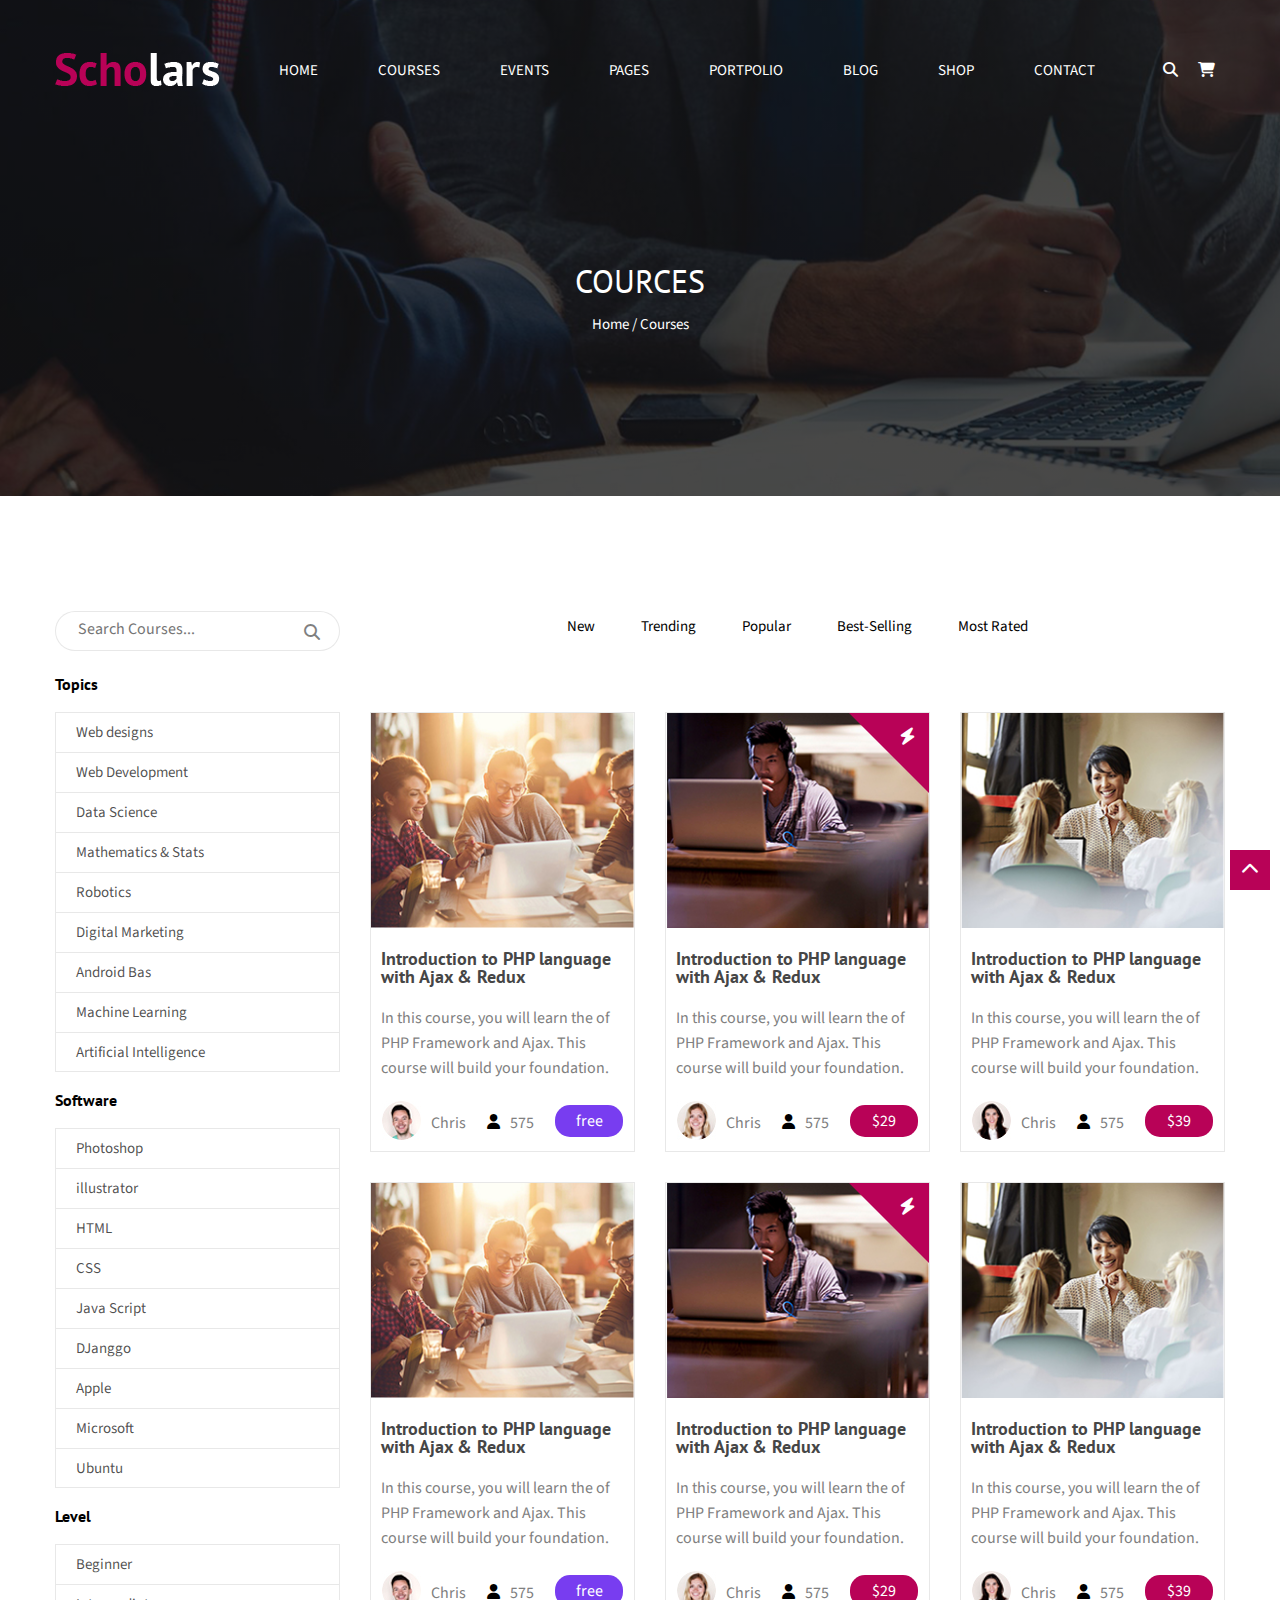
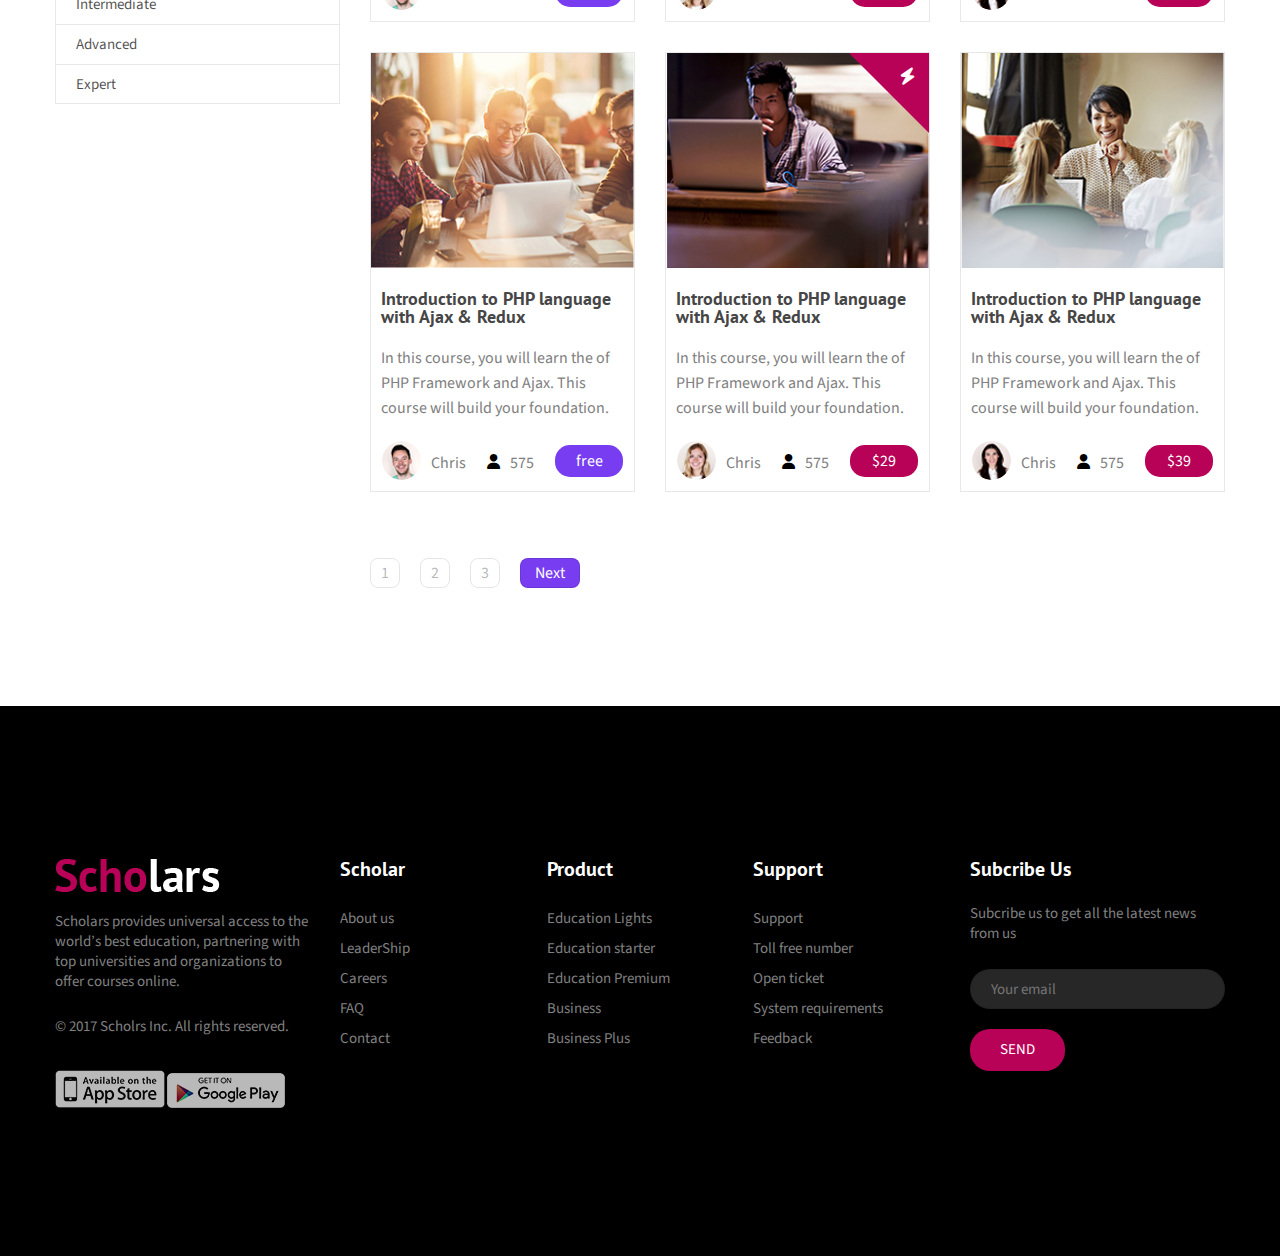
<file: index.html>
<!DOCTYPE html>
<html lang="en">

<head>
    <meta charset="UTF-8">
    <meta name="viewport" content="width=device-width, initial-scale=1.0">
    <title>Scholars - Education, University &amp; LMS HTML Template</title>

    <!-- Styles -->
    <link rel="stylesheet" href="./assets/css/reset.css">
    <link rel="stylesheet" href="./assets/css/styles.css">

    <!-- Icons -->
    <link rel="stylesheet" href="https://cdnjs.cloudflare.com/ajax/libs/font-awesome/6.7.2/css/all.min.css"
        integrity="sha512-Evv84Mr4kqVGRNSgIGL/F/aIDqQb7xQ2vcrdIwxfjThSH8CSR7PBEakCr51Ck+w+/U6swU2Im1vVX0SVk9ABhg=="
        crossorigin="anonymous" referrerpolicy="no-referrer" />

    <!-- Favicon -->
    <link rel="icon" type="image/png" href="./assets/favicon/favicon-96x96.png" sizes="96x96" />
    <link rel="icon" type="image/svg+xml" href="./assets/favicon/favicon.svg" />
    <link rel="shortcut icon" href="./assets/favicon/favicon.ico" />
    <link rel="apple-touch-icon" sizes="180x180" href="./assets/favicon/apple-touch-icon.png" />
    <link rel="manifest" href="./assets/favicon/site.webmanifest" />
</head>

<body>
    <div class="wrapper">
        <!-- Header Section -->
        <header class="head">
            <div id="top" class="top-page">
                <div class="scrollbar" id="scrollbar">
                     <a href="#top"><i class="fa-solid fa-chevron-up"></i></a>
                </div>
                <div class="container">
                    <div class="inner">
                        <!-- Navigation -->
                        <div class="header">
                            <div class="logo">
                                <a href="https://themazine.com/html/scholars-lms/index.html">
                                    <img src="./assets/image/logo.png" alt="" class="logo">
                                </a>
                            </div>
                            <div class="listnav">
                                <ul class="listnavchild">
                                    <li class="subhome">
                                        <a href="https://themazine.com/html/scholars-lms/index.html">HOME</a>
                                        <ul class="subnavchild">
                                            <li><a href="">Home Version One</a></li>
                                            <li><a href="">Home Version Two</a></li>
                                            <li><a href="">Home Video Background</a></li>
                                        </ul>
                                    </li>
                                    <li class="subhome">
                                        <a href="https://themazine.com/html/scholars-lms/index.html">COURSES</a>
                                        <ul class="subnavchild">
                                            <li><a href="">Course 2 Column</a></li>
                                            <li><a href="">Course 3 Column</a></li>
                                            <li><a href="">Course Details</a></li>
                                        </ul>
                                    </li>
                                    <li class="subhome">
                                        <a href="https://themazine.com/html/scholars-lms/index.html">EVENTS</a>
                                        <ul class="subnavchild">
                                            <li><a href="">Event List</a></li>
                                            <li><a href="">Event Grid</a></li>
                                            <li><a href="">Event Single</a></li>
                                        </ul>
                                    </li>
                                    <li class="subhome">
                                        <a href="https://themazine.com/html/scholars-lms/index.html">PAGES</a>
                                        <ul class="subnavchild">
                                            <li><a href="">Our teachers</a></li>
                                            <li><a href="">teachers profile</a></li>
                                            <li><a href="">About Us</a></li>
                                            <li><a href="">Error page</a></li>
                                            <li><a href="">FAQ Page</a></li>
                                            <li><a href="">Login</a></li>
                                            <li><a href="">sign up</a></li>
                                        </ul>
                                    </li>
                                    <li class="subhome">
                                        <a href="https://themazine.com/html/scholars-lms/index.html">PORTPOLIO

                                        </a>
                                        <ul class="subnavchild">
                                            <li><a href="">portfolio 2 column</a></li>
                                            <li><a href="">portfolio 3 column</a></li>
                                            <li><a href="">portfolio 4 column</a></li>
                                        </ul>
                                    </li>
                                    <li class="subhome">
                                        <a href="https://themazine.com/html/scholars-lms/index.html">BLOG</a>
                                        <ul class="subnavchild">
                                            <li><a href="">Blog</a></li>
                                            <li><a href="">Blog Details</a></li>
                                        </ul>
                                    </li>
                                    <li class="subhome"><a
                                            href="https://themazine.com/html/scholars-lms/index.html">SHOP</a>
                                        <ul class="subnavchild">
                                            <li><a href="">Shop page</a></li>
                                            <li><a href="">Shop Details</a></li>
                                        </ul>
                                    </li>
                                    <li><a href="https://themazine.com/html/scholars-lms/index.html">CONTACT</a></li>
                                </ul>
                            </div>

                            <div class="user-actions">
                                <div class="action1">
                                    <input type="checkbox" name="more" id="more" hidden />
                                    <label for="more" class="action-btn">
                                        <i class="fa-solid fa-magnifying-glass"></i>
                                    </label>
                                    <div class="search-wrapper">
                                        <input type="text" placeholder="Search ...">
                                        <i class="fa-solid fa-magnifying-glass"></i>
                                    </div>
                                </div>


                                <div class="action2">
                                    <button class="action-btn-cart">
                                        <i class="fa-solid fa-cart-shopping"></i>
                                    </button>
                                </div>
                            </div>

                        </div>


                        <!-- End Navigation -->
                    </div>

                    <!-- Page Title -->
                    <div class="page-title">
                        <div class="breadcrumdpage">
                            <h3>COURCES</h3>
                            <p><a href="https://themazine.com/html/scholars-lms/index.html">Home</a> / Courses</p>
                        </div>
                    </div>
                    <!-- End Page Title -->
                </div>
            </div>
        </header>
        <!-- End Header Section -->

        <!-- Main Content Section -->
        <main class="main">
            <div class="main-page">
                <div class="nav-search">
                    <div class="search">
                        <form action="" class="search-form">
                            <input type="text" placeholder="Search Courses..." class="search-input">
                            <i class="icons  fas fa-search"></i>
                        </form>
                    </div>
                    <div class="navlist">
                        <h3>Topics</h3>
                        <ul class="list">
                            <li class="listitems"><a
                                    href="https://themazine.com/html/scholars-lms/course-3-column.html?">Web designs</a>
                            </li>
                            <li class="listitems"><a
                                    href="https://themazine.com/html/scholars-lms/course-3-column.html?">Web
                                    Development</a></li>
                            <li class="listitems"><a
                                    href="https://themazine.com/html/scholars-lms/course-3-column.html?">Data
                                    Science</a></li>
                            <li class="listitems"><a
                                    href="https://themazine.com/html/scholars-lms/course-3-column.html?">Mathematics &
                                    Stats</a></li>
                            <li class="listitems"><a
                                    href="https://themazine.com/html/scholars-lms/course-3-column.html?">Robotics</a>
                            </li>
                            <li class="listitems"><a
                                    href="https://themazine.com/html/scholars-lms/course-3-column.html?">Digital
                                    Marketing</a></li>
                            <li class="listitems"><a
                                    href="https://themazine.com/html/scholars-lms/course-3-column.html?">Android Bas</a>
                            </li>
                            <li class="listitems"><a
                                    href="https://themazine.com/html/scholars-lms/course-3-column.html?">Machine
                                    Learning</a></li>
                            <li class="listitems"><a
                                    href="https://themazine.com/html/scholars-lms/course-3-column.html?">Artificial
                                    Intelligence</a></li>
                        </ul>
                    </div>
                    <div class="navlist">
                        <h3>Software</h3>
                        <ul class="list">
                            <li class="listitems"><a
                                    href="https://themazine.com/html/scholars-lms/course-3-column.html?">Photoshop</a>
                            </li>
                            <li class="listitems"><a
                                    href="https://themazine.com/html/scholars-lms/course-3-column.html?">illustrator</a>
                            </li>
                            <li class="listitems"><a
                                    href="https://themazine.com/html/scholars-lms/course-3-column.html?">HTML</a></li>
                            <li class="listitems"><a
                                    href="https://themazine.com/html/scholars-lms/course-3-column.html?">CSS</a></li>
                            <li class="listitems"><a
                                    href="https://themazine.com/html/scholars-lms/course-3-column.html?">Java Script</a>
                            </li>
                            <li class="listitems"><a
                                    href="https://themazine.com/html/scholars-lms/course-3-column.html?">DJanggo</a>
                            </li>
                            <li class="listitems"><a
                                    href="https://themazine.com/html/scholars-lms/course-3-column.html?">Apple</a></li>
                            <li class="listitems"><a
                                    href="https://themazine.com/html/scholars-lms/course-3-column.html?">Microsoft</a>
                            </li>
                            <li class="listitems"><a
                                    href="https://themazine.com/html/scholars-lms/course-3-column.html?">Ubuntu</a></li>
                        </ul>
                    </div>
                    <div class="navlist">
                        <h3>Level</h3>
                        <ul class="list">
                            <li class="listitems"><a
                                    href="https://themazine.com/html/scholars-lms/course-3-column.html?">Beginner</a>
                            </li>
                            <li class="listitems"><a
                                    href="https://themazine.com/html/scholars-lms/course-3-column.html?">Intermediate</a>
                            </li>
                            <li class="listitems"><a
                                    href="https://themazine.com/html/scholars-lms/course-3-column.html?">Advanced</a>
                            </li>
                            <li class="listitems"><a
                                    href="https://themazine.com/html/scholars-lms/course-3-column.html?">Expert</a></li>
                        </ul>
                    </div>
                </div>
                <div class="course-card">
                    <div class="menulist">
                        <ul class="listoption">
                            <li class="listoptionitems"><a
                                    href="https://themazine.com/html/scholars-lms/course-3-column.html?">New</a></li>
                            <li class="listoptionitems"><a
                                    href="https://themazine.com/html/scholars-lms/course-3-column.html?">Trending</a>
                            </li>
                            <li class="listoptionitems"><a
                                    href="https://themazine.com/html/scholars-lms/course-3-column.html?">Popular</a>
                            </li>
                            <li class="listoptionitems"><a
                                    href="https://themazine.com/html/scholars-lms/course-3-column.html?">Best-Selling</a>
                            </li>
                            <li class="listoptionitems"><a
                                    href="https://themazine.com/html/scholars-lms/course-3-column.html?">Most Rated</a>
                            </li>
                        </ul>
                    </div>
                    <div class="card-wrapper">
                        <!-- First Row of Cards -->
                        <div class="card">
                            <div class="carditems">
                                <div class="image">
                                    <img src="./assets/image/7.jpg" alt="image">
                                </div>
                                <div class="avartar">
                                    <h2>Introduction to PHP language with Ajax & Redux</h2>
                                    <p>
                                        In this course, you will learn the of PHP Framework and Ajax. This course will
                                        build your foundation.
                                    </p>
                                    <div class="detail">
                                        <div class="detailavarta">
                                            <img src="./assets/image/avartar1.jpg" alt="imageavarta">
                                            <p>Chris</p>
                                        </div>
                                        <div class="view">
                                            <i class="fa fa-user" aria-hidden="true"></i>
                                            <p>575</p>
                                        </div>
                                        <div class="price">
                                            <button>free</button>
                                        </div>
                                    </div>
                                </div>
                            </div>
                            <div class="carditems">
                                <div class="image">
                                    <img src="./assets/image/image2.jpg" alt="image">
                                    <div class = "triangle">
                                        <i class="fa-solid fa-bolt"></i>
                                    </div>
                                </div>
                                <div class="avartar">
                                    <h2>Introduction to PHP language with Ajax & Redux</h2>
                                    <p>
                                        In this course, you will learn the of PHP Framework and Ajax. This course will
                                        build your foundation.
                                    </p>
                                    <div class="detail">
                                        <div class="detailavarta">
                                            <img src="./assets/image/avartar2.jpg" alt="imageavarta">
                                            <p>Chris</p>
                                        </div>
                                        <div class="view">
                                            <i class="fa fa-user" aria-hidden="true"></i>
                                            <p>575</p>
                                        </div>
                                        <div class="icons-price">
                                            <button>$29</button>
                                        </div>
                                    </div>
                                </div>
                            </div>
                            <div class="carditems">
                                <div class="image">
                                    <img src="./assets/image/image3.jpg" alt="image">
                                    
                                </div>
                                <div class="avartar">
                                    <h2>Introduction to PHP language with Ajax & Redux</h2>
                                    <p>
                                        In this course, you will learn the of PHP Framework and Ajax. This course will
                                        build your foundation.
                                    </p>
                                    <div class="detail">
                                        <div class="detailavarta">
                                            <img src="./assets/image/avartar3.jpg" alt="imageavarta">
                                            <p>Chris</p>
                                        </div>
                                        <div class="view">
                                            <i class="fa fa-user" aria-hidden="true"></i>
                                            <p>575</p>
                                        </div>
                                        <div class="icons-price">
                                            <button>$39</button>
                                        </div>
                                    </div>
                                </div>
                            </div>
                        </div>

                        <!-- Second Row of Cards -->
                        <div class="card">
                            <div class="carditems">
                                <div class="image">
                                    <img src="./assets/image/7.jpg" alt="image">
                                </div>
                                <div class="avartar">
                                    <h2>Introduction to PHP language with Ajax & Redux</h2>
                                    <p>
                                        In this course, you will learn the of PHP Framework and Ajax. This course will
                                        build your foundation.
                                    </p>
                                    <div class="detail">
                                        <div class="detailavarta">
                                            <img src="./assets/image/avartar1.jpg" alt="imageavarta">
                                            <p>Chris</p>
                                        </div>
                                        <div class="view">
                                            <i class="fa fa-user" aria-hidden="true"></i>
                                            <p>575</p>
                                        </div>
                                        <div class="price">
                                            <button>free</button>
                                        </div>
                                    </div>
                                </div>
                            </div>
                            <div class="carditems">
                                <div class="image">
                                    <img src="./assets/image/image2.jpg" alt="image">
                                    <div class = "triangle">
                                        <i class="fa-solid fa-bolt"></i>
                                    </div>
                                </div>
                                <div class="avartar">
                                    <h2>Introduction to PHP language with Ajax & Redux</h2>
                                    <p>
                                        In this course, you will learn the of PHP Framework and Ajax. This course will
                                        build your foundation.
                                    </p>
                                    <div class="detail">
                                        <div class="detailavarta">
                                            <img src="./assets/image/avartar2.jpg" alt="imageavarta">
                                            <p>Chris</p>
                                        </div>
                                        <div class="view">
                                            <i class="fa fa-user" aria-hidden="true"></i>
                                            <p>575</p>
                                        </div>
                                        <div class="icons-price">
                                            <button>$29</button>
                                        </div>
                                    </div>
                                </div>
                            </div>
                            <div class="carditems">
                                <div class="image">
                                    <img src="./assets/image/image3.jpg" alt="image">
                                </div>
                                <div class="avartar">
                                    <h2>Introduction to PHP language with Ajax & Redux</h2>
                                    <p>
                                        In this course, you will learn the of PHP Framework and Ajax. This course will
                                        build your foundation.
                                    </p>
                                    <div class="detail">
                                        <div class="detailavarta">
                                            <img src="./assets/image/avartar3.jpg" alt="imageavarta">
                                            <p>Chris</p>
                                        </div>
                                        <div class="view">
                                            <i class="fa fa-user" aria-hidden="true"></i>
                                            <p>575</p>
                                        </div>
                                        <div class="icons-price">
                                            <button>$39</button>
                                        </div>
                                    </div>
                                </div>
                            </div>
                        </div>

                        <!-- Third Row of Cards -->
                        <div class="card">
                            <div class="carditems">
                                <div class="image">
                                    <img src="./assets/image/7.jpg" alt="image">
                                </div>
                                <div class="avartar">
                                    <h2>Introduction to PHP language with Ajax & Redux</h2>
                                    <p>
                                        In this course, you will learn the of PHP Framework and Ajax. This course will
                                        build your foundation.
                                    </p>
                                    <div class="detail">
                                        <div class="detailavarta">
                                            <img src="./assets/image/avartar1.jpg" alt="imageavarta">
                                            <p>Chris</p>
                                        </div>
                                        <div class="view">
                                            <i class="fa fa-user" aria-hidden="true"></i>
                                            <p>575</p>
                                        </div>
                                        <div class="price">
                                            <button>free</button>
                                        </div>
                                    </div>
                                </div>
                            </div>
                            <div class="carditems">
                                <div class="image">
                                    <img src="./assets/image/image2.jpg" alt="image">
                                    <div class = "triangle">
                                        <i class="fa-solid fa-bolt"></i>
                                    </div>
                                </div>
                                <div class="avartar">
                                    <h2>Introduction to PHP language with Ajax & Redux</h2>
                                    <p>
                                        In this course, you will learn the of PHP Framework and Ajax. This course will
                                        build your foundation.
                                    </p>
                                    <div class="detail">
                                        <div class="detailavarta">
                                            <img src="./assets/image/avartar2.jpg" alt="imageavarta">
                                            <p>Chris</p>
                                        </div>
                                        <div class="view">
                                            <i class="fa fa-user" aria-hidden="true"></i>
                                            <p>575</p>
                                        </div>
                                        <div class="icons-price">
                                            <button>$29</button>
                                        </div>
                                    </div>
                                </div>
                            </div>
                            <div class="carditems">
                                <div class="image">
                                    <img src="./assets/image/image3.jpg" alt="image">
                                </div>
                                <div class="avartar">
                                    <h2>Introduction to PHP language with Ajax & Redux</h2>
                                    <p>
                                        In this course, you will learn the of PHP Framework and Ajax. This course will
                                        build your foundation.
                                    </p>
                                    <div class="detail">
                                        <div class="detailavarta">
                                            <img src="./assets/image/avartar3.jpg" alt="imageavarta">
                                            <p>Chris</p>
                                        </div>
                                        <div class="view">
                                            <i class="fa fa-user" aria-hidden="true"></i>
                                            <p>575</p>
                                        </div>
                                        <div class="icons-price">
                                            <button>$39</button>
                                        </div>
                                    </div>
                                </div>
                            </div>
                        </div>
                    </div>
                    <div class="page">
                        <ul class="listpage ">
                            <li class="pageactive">1</li>
                            <li class="pageactive">2</li>
                            <li class="pageactive">3</li>
                            <li class="pageactivelast">Next</li>
                        </ul>
                    </div>
                </div>
            </div>
        </main>
        <!-- End Main Content Section -->

        <!-- Footer Section -->
        <footer>
            <div class="footer">
                <div class="footer-wrapper">
                    <div class="sholar">
                        <a href="https://themazine.com/html/scholars-lms/index.html">
                            <img src="./assets/image/logo.png" alt="anhlogo" class="logo">
                        </a>
                        <p class="provides">Scholars provides universal access to the world’s best education, partnering
                            with top universities and organizations to offer courses online.</p>
                        <p class="provides">© 2017 Scholrs Inc. All rights reserved.</p>
                        <div class="providesimages">
                            <a href="https://www.apple.com/itunes/">
                                <img src="./assets/image/logo2.png" alt="logo2">
                            </a>
                            <a href="https://www.apple.com/itunes/">
                                <img src="./assets/image/logo3.png" alt="logo2">
                            </a>
                        </div>
                    </div>
                    <div class="listsholar">
                        <div class="box">
                            <h2>Scholar</h2>
                            <ul class="listbox">
                                <li><a href="https://themazine.com/html/scholars-lms/about-us.html">About us</a></li>
                                <li><a href="https://themazine.com/html/scholars-lms/about-us.html">LeaderShip</a></li>
                                <li><a href="https://themazine.com/html/scholars-lms/about-us.html">Careers</a></li>
                                <li><a href="https://themazine.com/html/scholars-lms/about-us.html">FAQ</a></li>
                                <li><a href="https://themazine.com/html/scholars-lms/about-us.html">Contact</a></li>
                            </ul>
                        </div>
                        <div class="box">
                            <h2>Product</h2>
                            <ul class="listbox">
                                <li><a href="https://themazine.com/html/scholars-lms/about-us.html">Education Lights</a>
                                </li>
                                <li><a href="https://themazine.com/html/scholars-lms/about-us.html">Education
                                        starter</a></li>
                                <li><a href="https://themazine.com/html/scholars-lms/about-us.html">Education
                                        Premium</a></li>
                                <li><a href="https://themazine.com/html/scholars-lms/about-us.html">Business</a></li>
                                <li><a href="https://themazine.com/html/scholars-lms/about-us.html">Business Plus</a>
                                </li>
                            </ul>
                        </div>
                        <div class="box">
                            <h2>Support</h2>
                            <ul class="listbox">
                                <li><a href="https://themazine.com/html/scholars-lms/about-us.html">Support</a></li>
                                <li><a href="https://themazine.com/html/scholars-lms/about-us.html">Toll free number</a>
                                </li>
                                <li><a href="https://themazine.com/html/scholars-lms/about-us.html">Open ticket</a></li>
                                <li><a href="https://themazine.com/html/scholars-lms/about-us.html">System
                                        requirements</a></li>
                                <li><a href="https://themazine.com/html/scholars-lms/about-us.html">Feedback</a></li>
                            </ul>
                        </div>
                    </div>
                    <div class="SubcribeUs">
                        <h2>Subcribe Us</h2>
                        <p>Subcribe us to get all the latest news from us</p>
                        <label for="">
                            <input type="email" name="email" class="email" id="email" placeholder="Your email">
                            <button><span>SEND</span></button>
                        </label>
                    </div>
                </div>
            </div>
        </footer>

        <!-- End Footer Section -->
    </div>
</body>

</html>
</file>
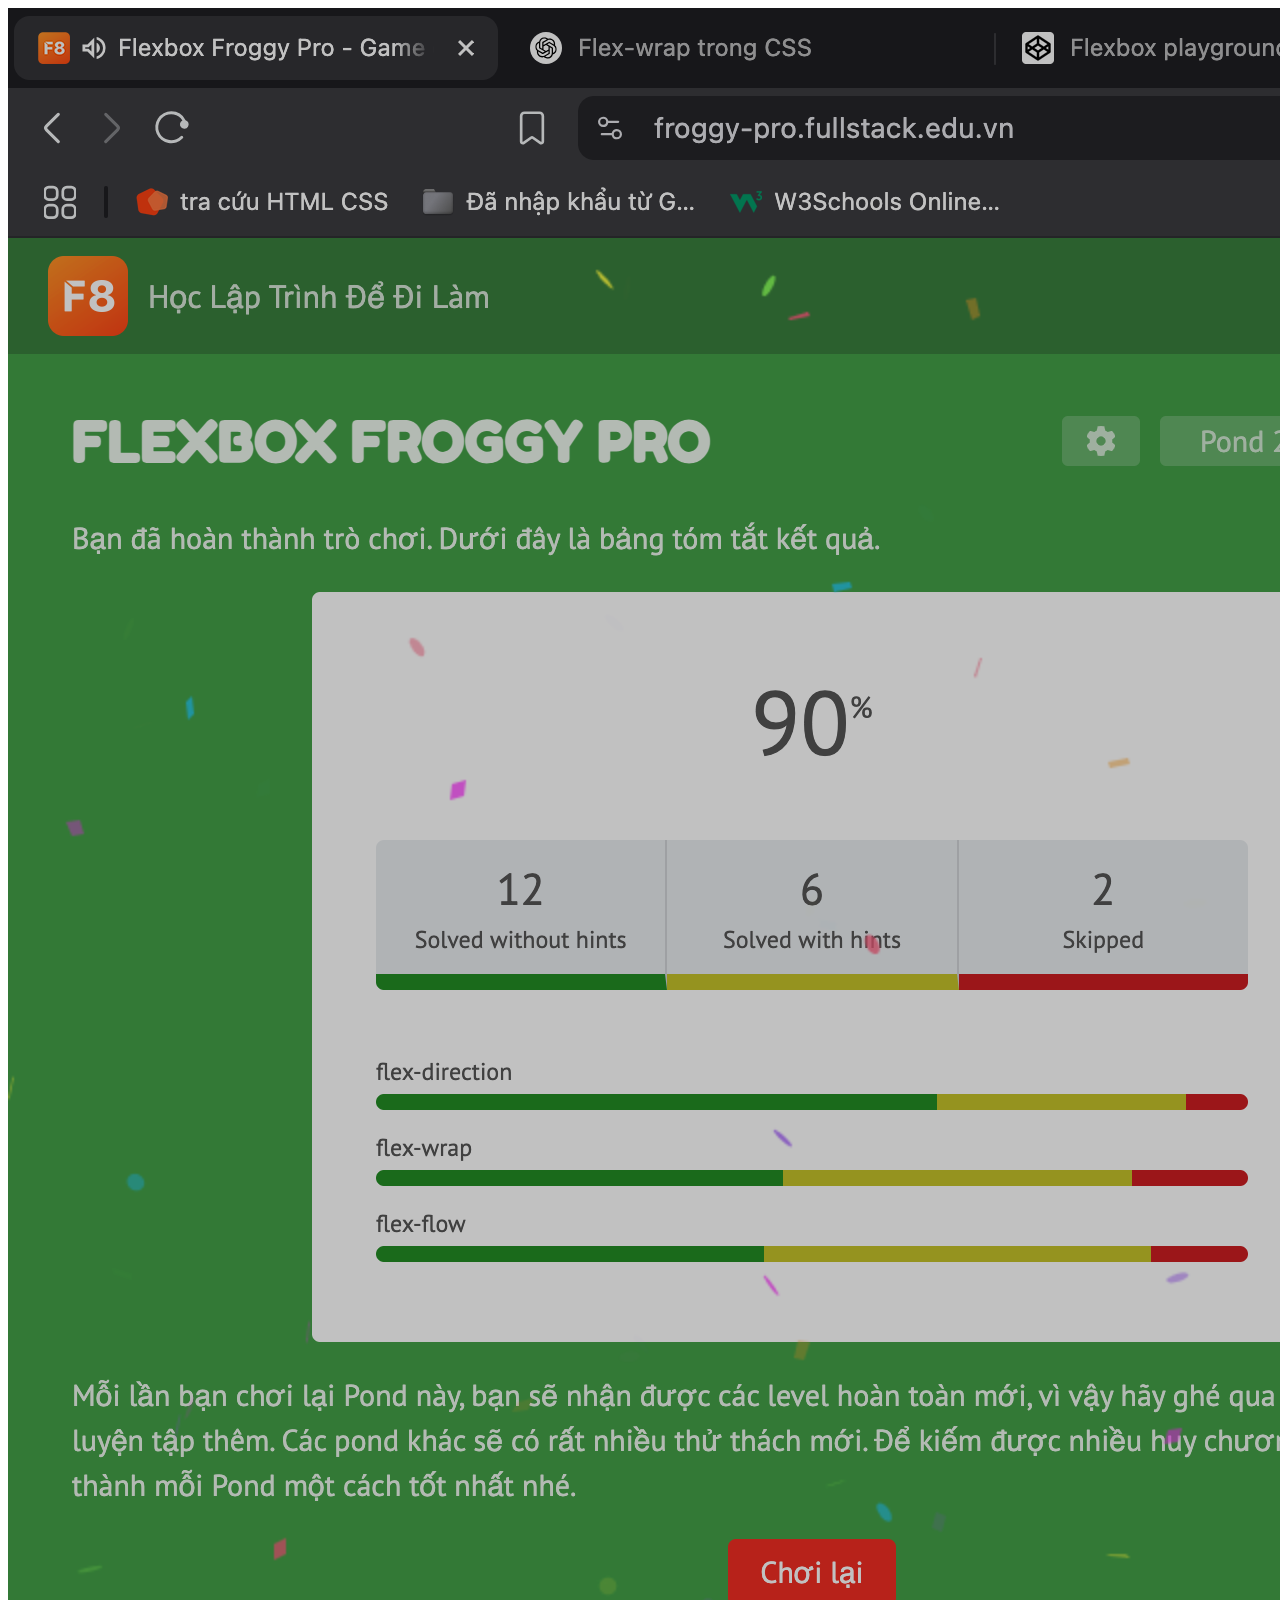
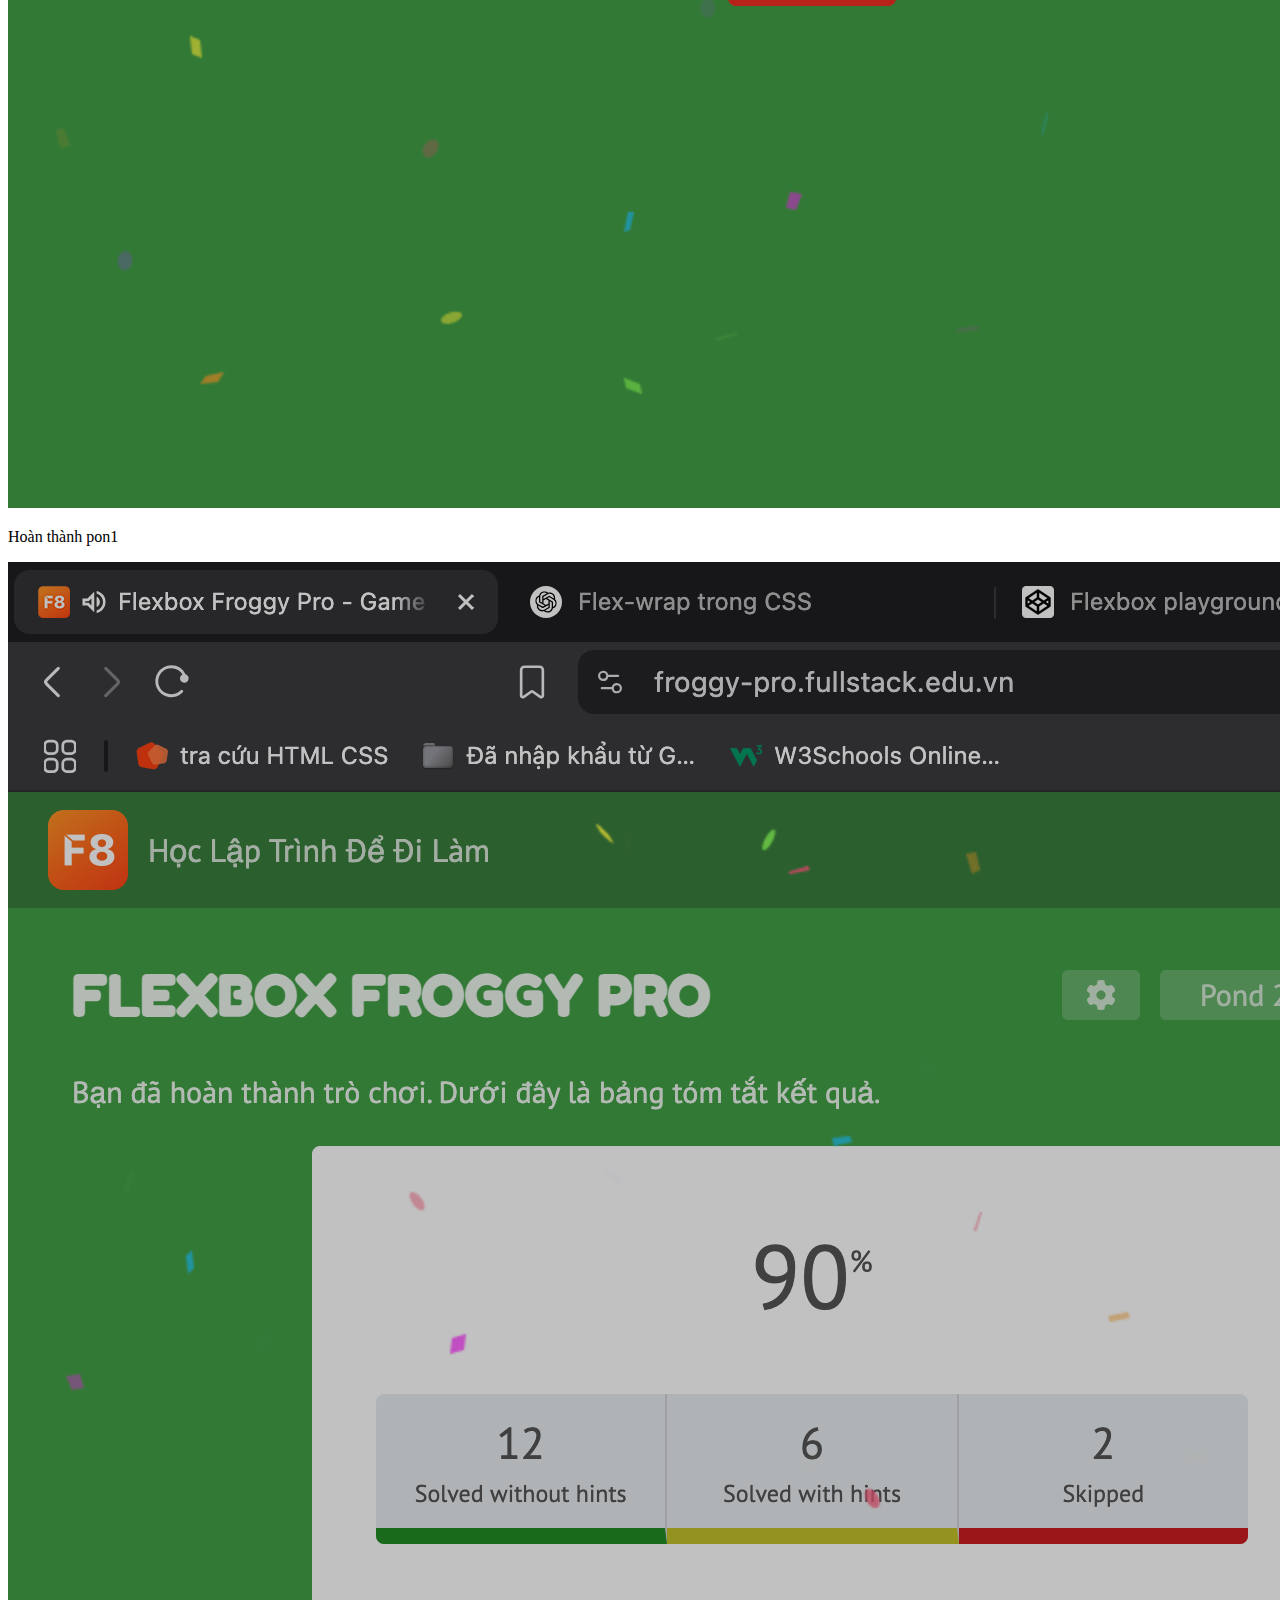
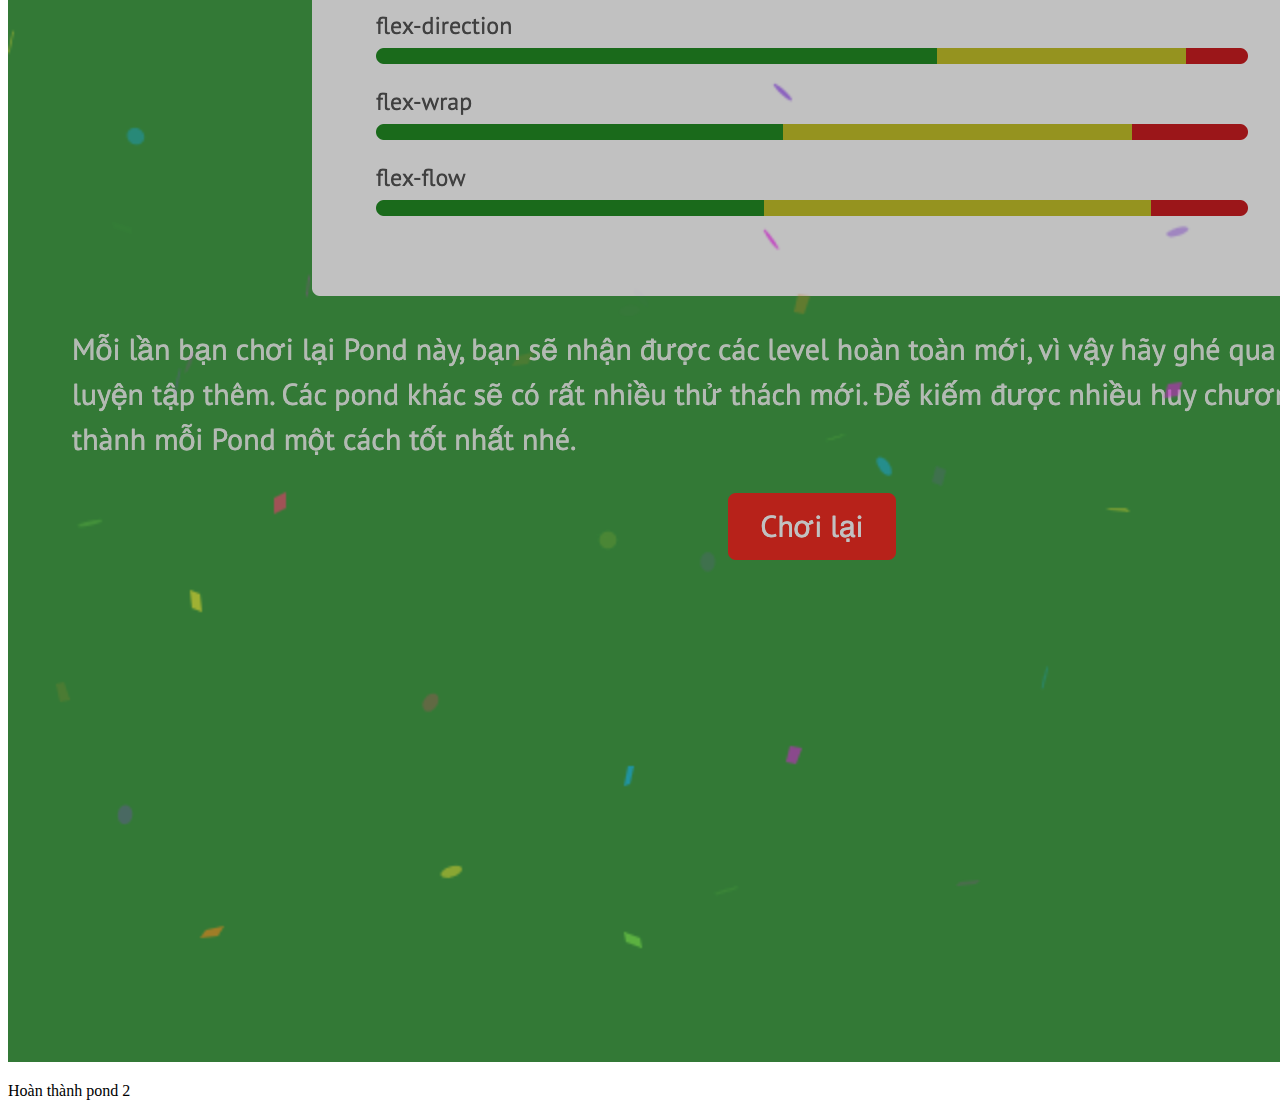
<file: froggy.html>
<!DOCTYPE html>
<html lang="en">
<head>
    <meta charset="UTF-8">
    <meta name="viewport" content="width=device-width, initial-scale=1.0">
    <title>Document</title>
</head>
<body>
    <img src="./assets/image/ponk2.png" alt="froggy">
    <p>Hoàn thành pon1</p>
    <img src="./assets/image/ponk2.png" alt="froggy">
    <p>Hoàn thành pond 2</p>
</body>
</html>
</file>
<file: assets/css/styles.css>
@import url('https://fonts.googleapis.com/css?family=PT+Sans:400,700|Source+Sans+Pro:300,400,600,700');

:root{
    --font-heading:'PT Sans', sans-serif;
}

*{
    box-sizing: border-box;
}

body{
    font-family: 'Source Sans Pro', sans-serif;;
}

html {
    font-size: 62.5%;
    scroll-behavior: smooth;
    
}

input, 
button, 
select, 
textarea {
    font-family : inherit;
    font-size : inherit;
}

button {
    color: inherit;
    background: transparent;
    border: none;
    cursor: pointer;
}

a {
    color: inherit;
}

h1,h2,h3,h4,h5 ,h6{
    font-family:var(--font-heading);
}

/* COMMON */
.container {
    width:1170px;
    margin-left: auto;
    margin-right: auto;
}

/* top-page */

.top-page {

    min-height: 496px;
    background: linear-gradient(rgba(0,0,0,0.7),rgba(0,0,0,0.7)),
    url(../image/bg-banner.jpg) no-repeat center / cover;
    margin-bottom: 110px;
}

.top-page .inner {
    display:flex;
}

.header {
    display: flex;
    min-height: 60px;
    margin-top: 40px;
    flex-grow: 1;
    justify-content: space-between;
    align-items: center;

}

.header .listnav {
    display: flex;
    align-items: center;
    width:878px;
    height:48px;
    justify-content: center;

}
.header .listnavchild {
    display: flex;
    justify-content: space-between ;
    align-items: center;
}

.listnavchild {
    position:relative;

}
.subhome:hover .subnavchild {
    visibility:visible;
    opacity: 1;
    transform: translateY(0);
    pointer-events: auto;
}
.subnavchild  {
    position: absolute;
    top:38px;
    background-color: white;
    width: 217px;
    visibility:hidden;
    opacity: 0;
    transform:translateY(-10px);
    transition: opacity 0.5s ease, transform 0.5s ease;
     pointer-events: none;
}

.listnavchild .subnavchild > li:hover {
    background-color: #b80257;
}

.subnavchild li {
    border-bottom: 1px solid rgba(0, 0, 0, 0.09);
    line-height: 50px;
  
}

.subnavchild li:last-child{
    border-bottom: none;
}



.subnavchild li:hover a {
    color:white;
    transform: translateX(5px);
}

.subnavchild li > a {
    display: block;
    position:relative;
    z-index: 1;
    color:rgba(0, 0, 0, 0.6);
    text-decoration: none;
    font-size: 15px;
    padding-left: 30px;
    transform: translateX(0px);
    transition: transform linear 500ms;
}

.formsearch{
    position:absolute;
    width: 100%;
    height:100%;
    border:1px solid rgba(0, 0, 0, 0.09)
    
}

.listnavchild > li > a {
    font-size: 15px;
    padding:  30px;
    text-decoration: none;
    color:white;
}

.user-actions{
    display: flex;
}

.action-btn , .action-btn-cart{
    font-size: 15px;
    color: white;
    padding :10px;
}

.action-btn {
    position: relative;
    
}

.search-wrapper{
    position: absolute;
    top:90px;
    right: 281px;
    display: flex;
    align-items: center;
    justify-content: space-between;
    width:300px;
    height:50px;
    background-color: white;
    display: none;
}

.search-wrapper input {
    position:relative;
    top: 5px;
    right: 5px;
    width:90%;
    height:80%;
    margin: 0px 10px;
    font-size: 15px;
    border: 1px solid rgba(0, 0, 0, 0.09);
    
}

.search-wrapper i {
    position:absolute;
    top: 5px;
    right:6px;
    display: flex;
    align-items: center;
    justify-content: center;
    width: 40px;
    height: 40px;
    background-color: #b80257;
    color:white;
    font-size:20px;
}

.action1{
    display: flex;
    align-items: center;
}

input[type="checkbox"]:checked ~ .search-wrapper{
    display: inline-block;
}



.page-title {
    display: flex;
    color:white;
    height:396px;
    align-items: center;
    justify-content: center;
}
.page-title .breadcrumdpage{
    text-align: center;
}
.page-title p {
    font-size: 15px;
    text-decoration: none;
    margin-top:10px;
}
.page-title a {
    text-decoration: none;
    color:white;
    transition: color ease 1ms;
}
.page-title a:hover {
    color:blueviolet;
}

.page-title h3 {
    font-size: 32px;
    padding-bottom: 10px;
}

.main{
    height: 1700px;
}

.main-page {
    width:1170px;
    margin-left: auto;
    margin-right: auto;
    display: flex;
    gap: 30px;
}
.nav-search{
    flex: 2.5;
    background-color:white;
    height:50px
}
.course-card {
    flex: 7.5;
    
    height: 50px;
}

.search{
    display: flex;
    width: 100%;
    align-items: center;
    justify-content: center;
    height: 50px;
}
.search-form{
    position: relative;
    width:100%;
    
}
.search-input{
    width: 100%;
    height: 40px;
    border-radius: 20px;
    border: 1px solid rgba(0, 0, 0, 0.09);
    cursor:pointer;

}
.icons{
    position: absolute;
    right:10px;
    padding: 10px;
    top: 3px;
    font-size: 16px;
    color: rgba(0, 0, 0, 0.5);
}

.search-input::placeholder{
    padding-left: 20px;
    font-size: 16px;
}

.list li a {
    text-decoration: none;
}

.navlist .list{
    display: flex;
    flex-direction: column;
    
}

.list .listitems:hover a{
    color:#783df0;
    transform: translateX(15px);
}

.list .listitems {
    width: 100%;
    height: 40px;
    font-size: 15px;
    color: rgba(0, 0, 0, 0.7);
    display: flex;
    align-items: center;
    border:1px solid rgba(0, 0, 0, 0.09);
    border-bottom:none ;
    padding:0px 20px;
    
}

.list .listitems a {
    transform: translateX(0px);
    transition: transform linear 500ms;
}

.list .listitems:last-child{
    border-bottom:1px solid rgba(0, 0, 0, 0.09);;
}
.navlist h3{
    font-size: 16px;
    font-weight: 700;
    margin-bottom: 20px;
    margin-top: 20px;
}


.menulist{
    display: flex;
    width:100%;
    height:40px;
    background-color:white;
    align-items: center;
    justify-content: center;
    gap: 10px;
}

.listoption {
    display: flex;
    gap : 10px;
}

.listoption a{
    text-decoration: none;
}

.listoptionitems{
    display:flex;
    font-size: 15px;
    align-items: center;
    padding:0px 18px;
    
}

.listoption .listoptionitems:hover{
    background-color: #783df0;
    color:white;
    border-radius: 18px;
    line-height: 40px;
    
}
.card-wrapper{
    display: flex;
    flex-direction: column;
    row-gap: 30px;
    margin-top: 66px;

}
.card{
    display: flex;
    gap:30px;
    width: 100%;
    min-height: 100%;
    background-color: white;
}
.carditems{
    flex:0 0 calc(100%-60px)/3;
    background-color: white;
    height : 440px;
    width: 33%;
    border: 1px solid rgba(0, 0, 0, 0.09);
    overflow: hidden;
    flex-wrap: wrap;
}

.carditems .image:hover ~ .avartar > h2 {
    color: #b80257;
}

.image {
    position:relative;
}
.image img{
    position: relative;
    width:100%;
    height: 215px;
    transition: transform 0.5s ease;
}

.image img:hover {
    transform: scale(1.1);
    overflow: hidden;
}

.triangle{
    position: absolute;
    top:0;
    right:0;
    width:0;
    height:0;
    border-top:80px solid #b80257;
    border-left:80px solid transparent ;
}

.triangle i {
    position: absolute;
    display: flex;
    justify-content: center;
    color: white;
    left: -29px;
    top: -65px;
    font-size: 18px;
    transform: rotate(6deg);
}

.avartar h2 {
    margin:20px 10px 20px 10px;
    font-weight: 700;
    font-size: 18px;
    color :#464646;
}

.avartar h2:hover {
    color: #b80257;
}

.avartar p{
    font-size: 16px;
    margin:10px 10px 20px 10px;
    line-height: 25px;
    color : grey;
}

.detail {
    display:flex;
    gap:10px;
    justify-content: space-around;
    padding : 0px 10px;

}

.detailavarta img {
    float:left;
}

.detailavarta p {
    float: left;
}

.view {
    display: flex;
    text-align: center;
    justify-content: center;
}

.view i {
    margin-top: 13px;
    font-size: 15px;
}

.price {
    display: flex;
    align-items: center;
}

.icons-price{
    display: flex;
    align-items: center;    
}

.price button {
    position: relative;
    padding-bottom : 15px;
    margin-bottom : 15px;
    font-size: 16px ;
    background-color: #783df0;
    padding:5px;
    border-radius: 15px;
    width :68px;
    color :white;
    transform: translateY(0px);
    transition: transform ease 500ms;
}

.price button::after {
    position: absolute;
    display: flex;
    content:"";
    top:32px;
    left: -10px;
    width: 90px;
    height: 8px;
    margin-top:3px;
    background-color: rgba(0, 0, 0, 0.5); /* Nền đen trong suốt */
    background: radial-gradient(circle, rgba(0,0,0,0.5) 0%, rgba(0,0,0,0) 80%);
    border-radius: 50%;
    display: none;
}





.price button:hover {
    transform: translateY(-5px);
}

.price button:hover::after {
    display: block;
}


.icons-price button {
    position: relative;
    padding-bottom : 15px;
    margin-bottom : 15px;
    font-size: 16px ;
    background-color:#b80257;
    padding:5px;
    border-radius: 15px;
    width :68px;
    color :white;
    transform: translateY(0px);
    transition: transform ease 500ms;
}

.icons-price button:after{
    position: absolute;
    display: flex;
    content:"";
    top:32px;
    left: -10px;
    width: 90px;
    height: 8px;
    margin-top:3px;
    background-color: rgba(0, 0, 0, 0.5); /* Nền đen trong suốt */
    background: radial-gradient(circle, rgba(0,0,0,0.5) 0%, rgba(0,0,0,0) 80%);
    border-radius: 50%;
    display: none;
}

.icons-price button:hover {
    transform: translateY(-10px);
}

.icons-price button:hover::after {
    display: block;
}
.page{
    margin-top: 66px;
}

.listpage {
    display: flex;
    gap :20px;
    font-size: 16px;
    align-items: center;
    flex-direction:row;
    
}

.listpage .pageactive {
    width: 30px;
    height: 30px;
    display: flex; /* Bắt buộc để justify + align hoạt động */
    justify-content: center; /* Căn giữa ngang */
    align-items: center;     /* Căn giữa dọc */
    color : rgba(0, 0, 0, 0.3);
    border: 1px solid rgba(0, 0, 0, 0.1); 
    border-radius: 8px;
    transition:border ease 1s , color ease 1s;
    
}

.listpage .pageactivelast{
    width: 60px;
    height: 30px;
    display: flex; /* Bắt buộc để justify + align hoạt động */
    justify-content: center; /* Căn giữa ngang */
    align-items: center;     /* Căn giữa dọc */
    color : white;
    border: 1px solid rgba(0, 0, 0, 0.1); 
    border-radius: 8px;
    background-color: #783df0;
}

.listpage .pageactive:hover{
    border: 1px solid #783df0 ;
    color:#783df0
}

.footer{
    width : 100%;
    height : 550px;
    background-color: black;
}

.footer-wrapper{
    width:1170px;
    height:100%;
    margin-left: auto;
    margin-right: auto;
    display: flex;
    justify-content: space-around;
    align-items: center;
    gap: 30px;
}



.sholar p {
    color: grey;
    font-size: 15px;
    line-height: 20px;
    margin-bottom:25px;
}
.sholar img {
     margin:8px 0 18px 0;
}

.provides {
    font-size: 15px;
    line-height: 20px;
    color:grey;

}

.box h2 {
    
    font-size: 20px ;
    font-weight:700;
    color:#fff;
    margin:8px 0 25px 0;
}

.listbox li a{
    color: grey;
    font-size: 15px;
    line-height: 30px;
    transition: color ease 500ms;
    text-decoration: none;
}

.footer-wrapper .sholar{
    width: 268px;
    height:260px;
}

.listsholar {
    display: flex;
    justify-content: space-between;
    gap: 20px;
    width: 600px;
    height:260px;
}


.listsholar .box {
    width: 200px;
}

.SubcribeUs {
    width:268px;
    height:260px;
} 
.SubcribeUs h2{
    font-size: 20px ;
    font-weight:700;
    color:#fff;
    margin:8px 0 25px 0;
}

.SubcribeUs p {
    color: grey;
    font-size: 15px;
    line-height: 20px;
    margin-bottom:25px;
}

.SubcribeUs input {
    width: 100%;
    height: 40px;
    color: rgba(255, 255, 255, 0.6);
    font-size: 15px;
    border-radius: 40px;
    border : 1px solid rgba(0, 0, 0, 0.09);
    background-color: #272727;
    padding-left: 20px;
}

.SubcribeUs button {
    position:relative;
    width: 95px;
    margin-top: 20px;
    color: white;
    font-size: 15px;
    background-color: #b80257;
    line-height: 40px;
    border-radius: 20px ;
    overflow: hidden;
    z-index:1;
}
.SubcribeUs button span{
    position:relative;
    transition: color 0.5s ease;
    z-index: 1;
}
.SubcribeUs button::after {
    position :absolute;
    content:"";
    top:50%;
    left:50%;
    width: 0;
    height: 0;
    background-color: white;
    border-radius: 50%;
    transform: translate(-50%, -50%);
    transition: width 0.5s ease, height 0.5s ease;
    z-index: 0;
    
}

.SubcribeUs button:hover span {
    color: #b80257; /* Đổi màu chữ khi hover */
}

 .SubcribeUs button:hover::after {
    width: 300px;
    height: 300px;
}


.SubcribeUs .email{
    cursor: pointer;
}

.scrollbar {
    position: fixed;
    width: 40px;
    height: 40px;
    background-color: #b80257;
    color:white;
    display: flex;
    justify-content: center;
    align-items: center;
    bottom:10px;
    right:10px;
    font-size: 18px;
}

#top:target ~ #scrollbar {
    display: none;
}

.listbox li a:hover{
    color: #b80257;
}
</file>
